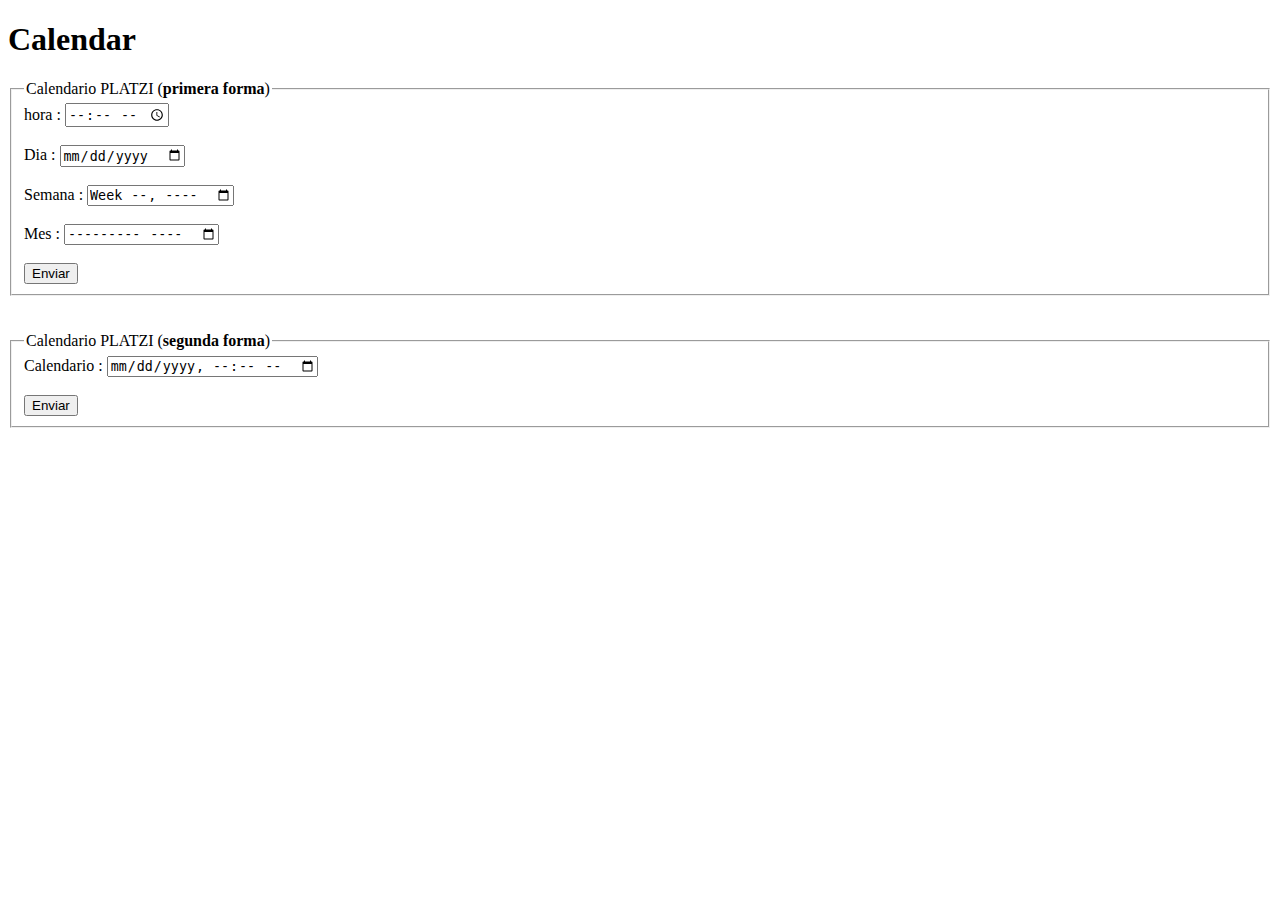
<file: claseInput/claseCalendario/index.html>
<!DOCTYPE html>
<html lang="en">
<head>
    <meta charset="UTF-8">
    <meta name="viewport" content="width=device-width, initial-scale=1.0">
    <title>Calendario de clases de PLATZI</title>
</head>
<body>

    <h1>Calendar</h1>

    <form action="">
        <fieldset>
            <legend>Calendario PLATZI  (<b>primera forma</b>)</legend>

            <label for="hora">hora :</label>
            <input type="time" id="hora" name="hora"><br><br>

            <label for="dia">Dia :</label>
            <input type="date" id="dia" name="dia"><br><br>

            <label for="semana">Semana :</label>
            <input type="week" id="semana" name="semana"><br><br>

            <label for="mes">Mes :</label>
            <input type="month" id="mes" name="mes"><br><br>

            <input type="submit" value="Enviar" name="enviar">

        </fieldset>
    </form><br><br>

    <form action="">
        <fieldset>
            <legend>Calendario PLATZI (<b>segunda forma</b>)</legend>

            <label for="calendario">Calendario :</label>
            <input type="datetime-local" id="calendario" name="calendario"><br><br>

            <input type="submit" value="Enviar" name="enviar">
        </fieldset>
    </form>
    
</body>
</html>
</file>
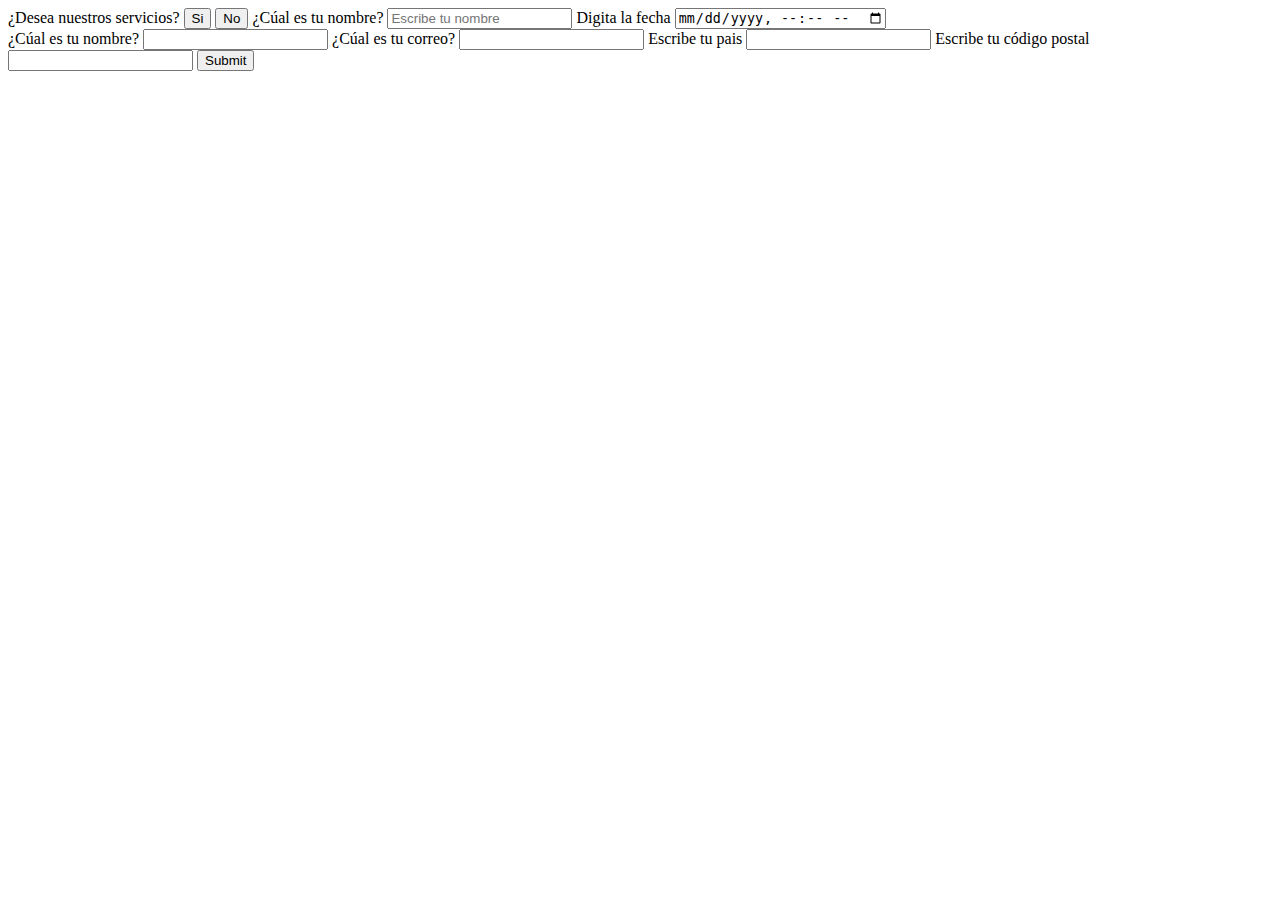
<file: claseInput/claseForm/index.html>
<!DOCTYPE html>
<html lang="es">
<head>
    <meta charset="UTF-8">
    <meta name="viewport" content="width=device-width, initial-scale=1.0">
    <meta http-equiv="X-UA-Compatible" content="ie=edge">
    <title> Forms e Input </title>
</head>
<body>
    <form action="">
        <label for="checkBool">
            <span> ¿Desea nuestros servicios? </span>
            <input type="button" value="Si">
            <input type="button" value="No">
        </label>
        <label for="name">
            <span> ¿Cúal es tu nombre? </span>
            <input type="text" id="name" placeholder="Escribe tu nombre">
        </label>
        <label for="calendario">
            <span> Digita la fecha </span>
            <input type="datetime-local" name="calendario" id="calendario">
        </label>
    </form>
    <form action="">
        <label for="nombre">
            <span> ¿Cúal es tu nombre? </span>
            <input type="text" name="nombre" id="nombre" autocomplete="name" required>
        </label>
        <label for="correo">
            <span> ¿Cúal es tu correo? </span>
            <input type="email" name="correo" id="correo" autocomplete="email" required>
        </label>
        <label for="pais">
            <span> Escribe tu pais </span>
            <input type="text" name="pais" id="pais" autocomplete="country" required>
        </label>
        <label for="cp">
            <span> Escribe tu código postal </span>
            <input type="text" name="cp" id="cp" autocomplete="postal-code" required>
        </label>
        <input type="submit" >
    </form>
    
</body>
</html>
</file>
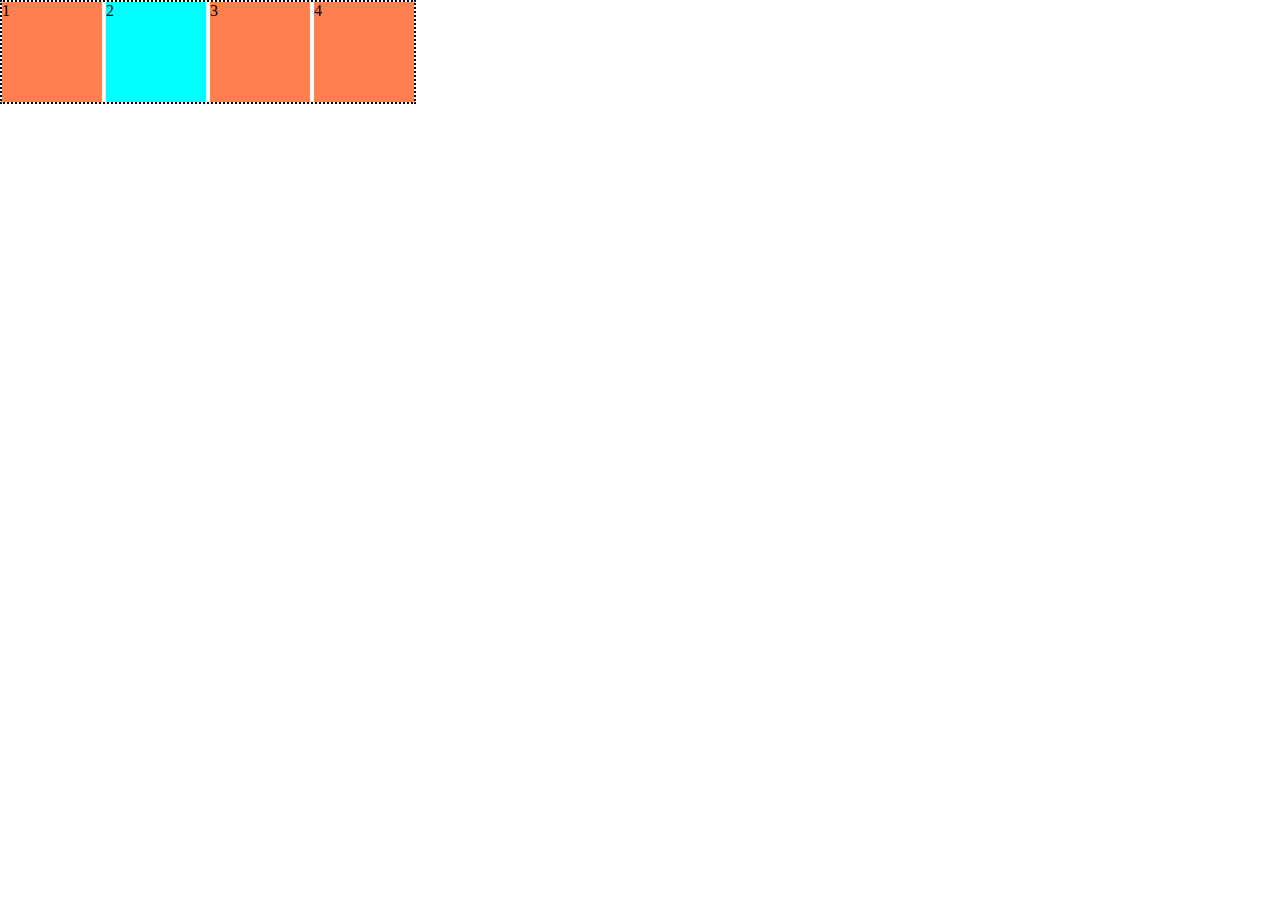
<file: CSS/clasePosition/index.html>
<!DOCTYPE html>
<html lang="en">
<head>
    <meta charset="UTF-8">
    <meta name="viewport" content="width=device-width, initial-scale=1.0">
    <meta http-equiv="X-UA-Compatible" content="ie=edge">
    <title> Position </title>
    <link rel="stylesheet" href="./style.css">
</head>
<body>
    <div class="parent">
        <div class="box" id="one"> 1 </div>
        <div class="box" id="two"> 2 </div>
        <div class="box" id="three"> 3 </div>
        <div class="box" id="four"> 4 </div>
    </div>
</body>
</html>
</file>
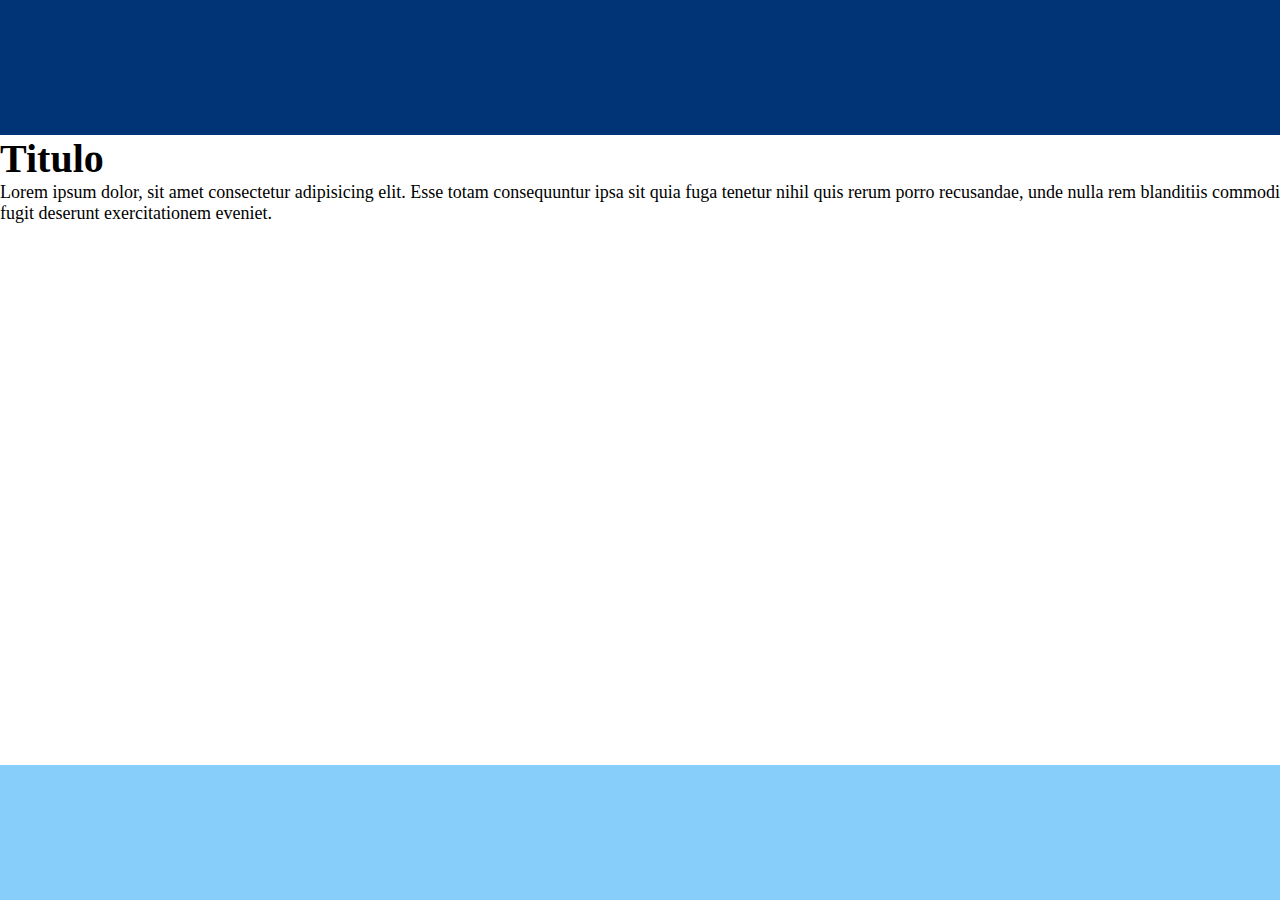
<file: CSS/claseVariables/index.html>
<!DOCTYPE html>
<html lang="es">
<head>
    <meta charset="UTF-8">
    <meta name="viewport" content="width=device-width, initial-scale=1.0">
    <meta http-equiv="X-UA-Compatible" content="ie=edge">
    <title>Document</title>
    <link rel="stylesheet" href="./style.css">
</head>
<body>
    <header></header>
    <main>
        <h1> Titulo </h1>
        <section>
            <p>
                Lorem ipsum dolor, sit amet consectetur adipisicing elit. Esse totam consequuntur ipsa sit quia fuga tenetur nihil quis rerum porro recusandae, unde nulla rem blanditiis commodi fugit deserunt exercitationem eveniet.
            </p>
        </section>
    </main>
    <footer></footer>
</body>
</html>
</file>
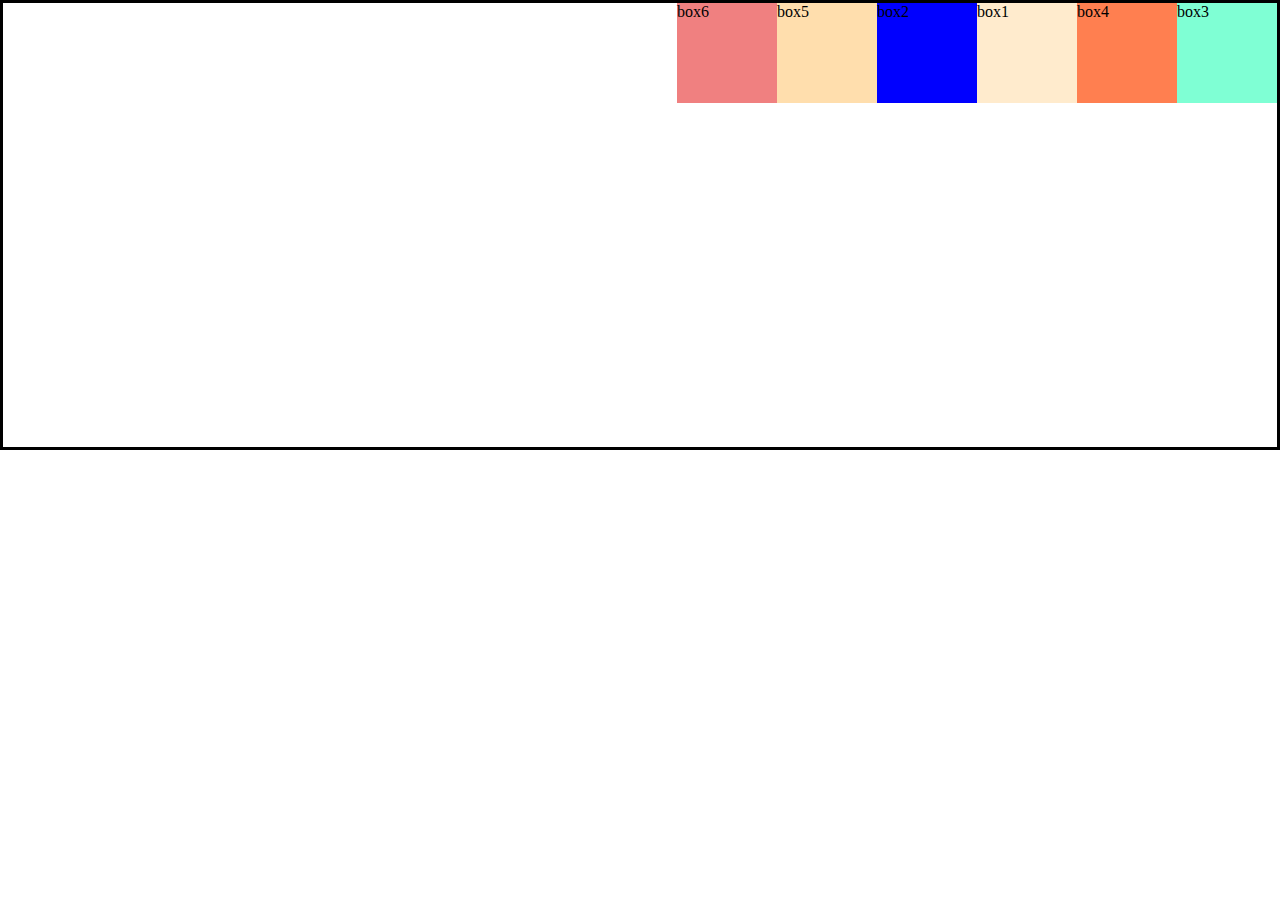
<file: CSS/desafioCSS/index.html>
<!DOCTYPE html>
<html lang="en">
<head>
    <meta charset="UTF-8">
    <meta name="viewport" content="width=device-width, initial-scale=1.0">
    <meta http-equiv="X-UA-Compatible" content="ie=edge">
    <title> DESAFIO </title>
    <link rel="stylesheet" href="./style.css">
</head>
<body>
    <main class="container">
        <div class="box1 box">
            <p> box1 </p>
        </div>

        <div class="box2 box">
            <p> box2 </p>
        </div>

        <div class="box3 box">
            <p> box3 </p>
        </div>

        <div class="box4 box">
            <p> box4 </p>
        </div>

        <div class="box5 box">
            <p> box5 </p>
        </div>

        <div class="box6 box">
            <p> box6 </p>
        </div>
    </main>
</body>
</html>
</file>
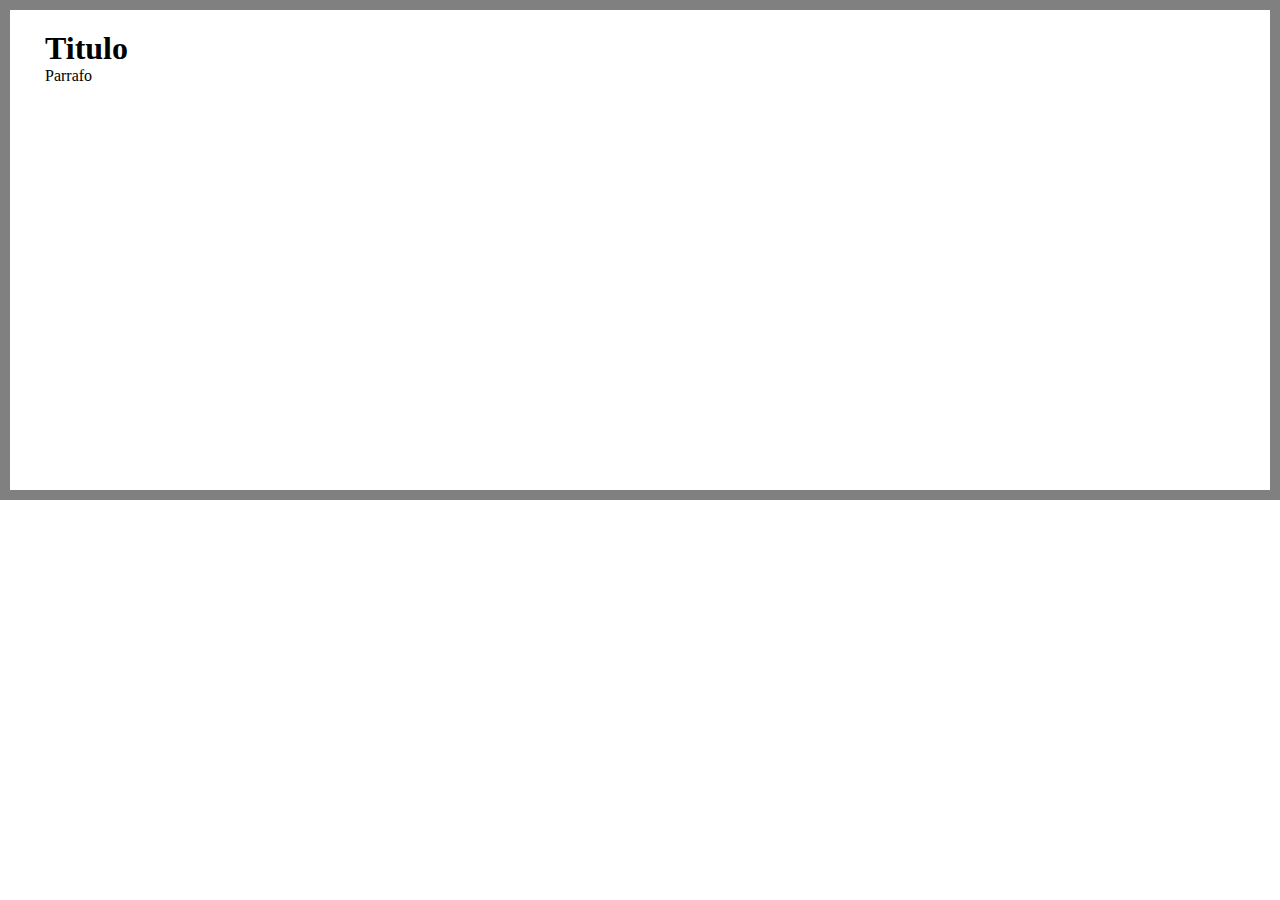
<file: CSS/modeloCaja/index.html>
<!DOCTYPE html>
<html lang="en">
<head>
    <meta charset="UTF-8">
    <meta name="viewport" content="width=device-width, initial-scale=1.0">
    <meta http-equiv="X-UA-Compatible" content="ie=edge">
    <title> Modelo de caja </title>
    <link rel="stylesheet" href="./style.css">
</head>
<body>
    <main>
        <section>
            <h1> Titulo </h1>
            <div> 
                <p> Parrafo </p>
            </div>
        </section>
    </main>
</body>
</html>
</file>
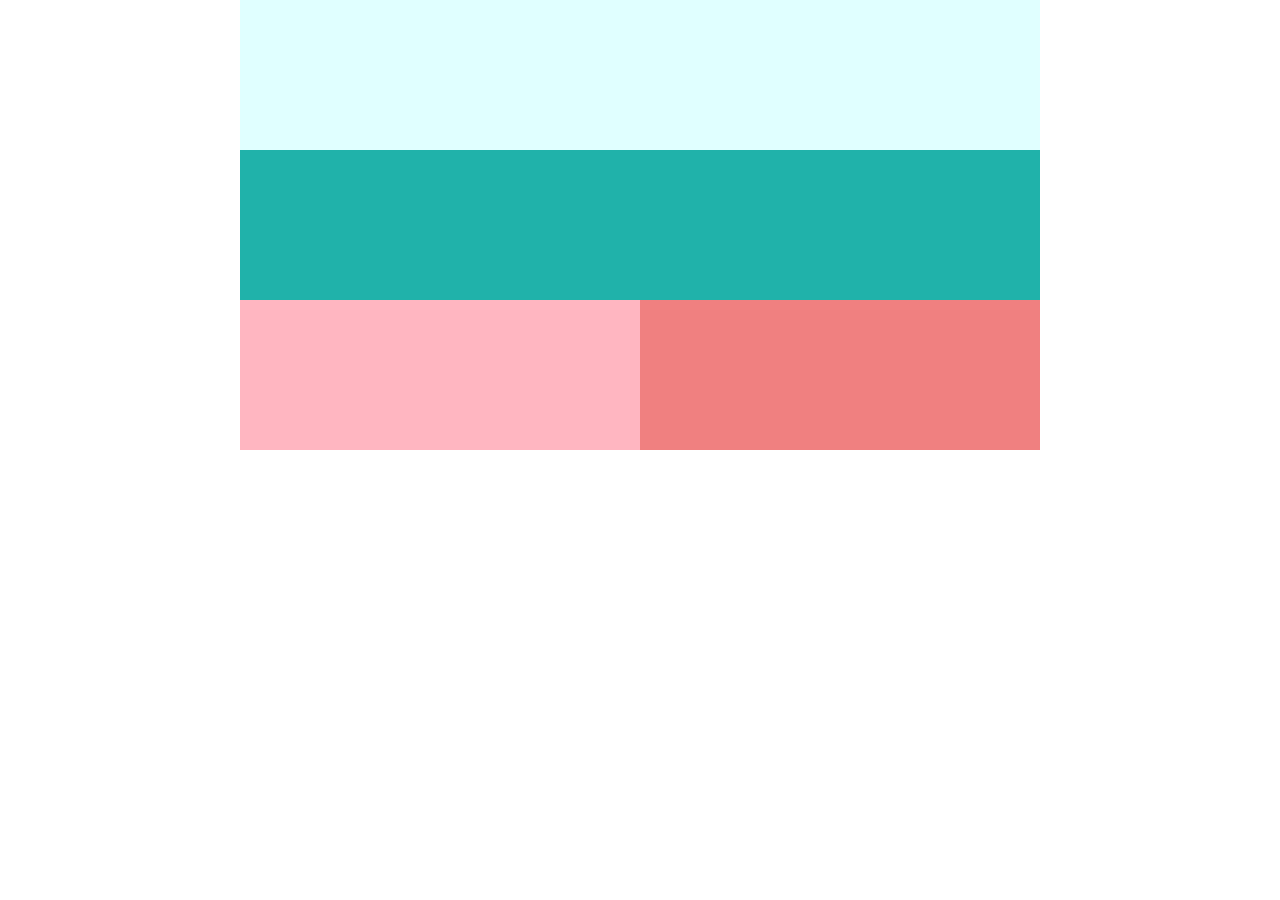
<file: responsiveDesign/layoutShifter/index.html>
<!DOCTYPE html>
<html lang="en">
<head>
    <meta charset="UTF-8">
    <meta name="viewport" content="width=device-width, initial-scale=1.0">
    <meta http-equiv="X-UA-Compatible" content="ie=edge">
    <title>Document</title>
    <link rel="stylesheet" href="./style.css">
</head>
<body>
    <main class="container">
        <div class="c1"></div>
        <div class="c4">
            <div class="c2"></div>
            <div class="c3"></div>
        </div>
        <div class="c5"></div>
    </main>
</body>
</html>
</file>
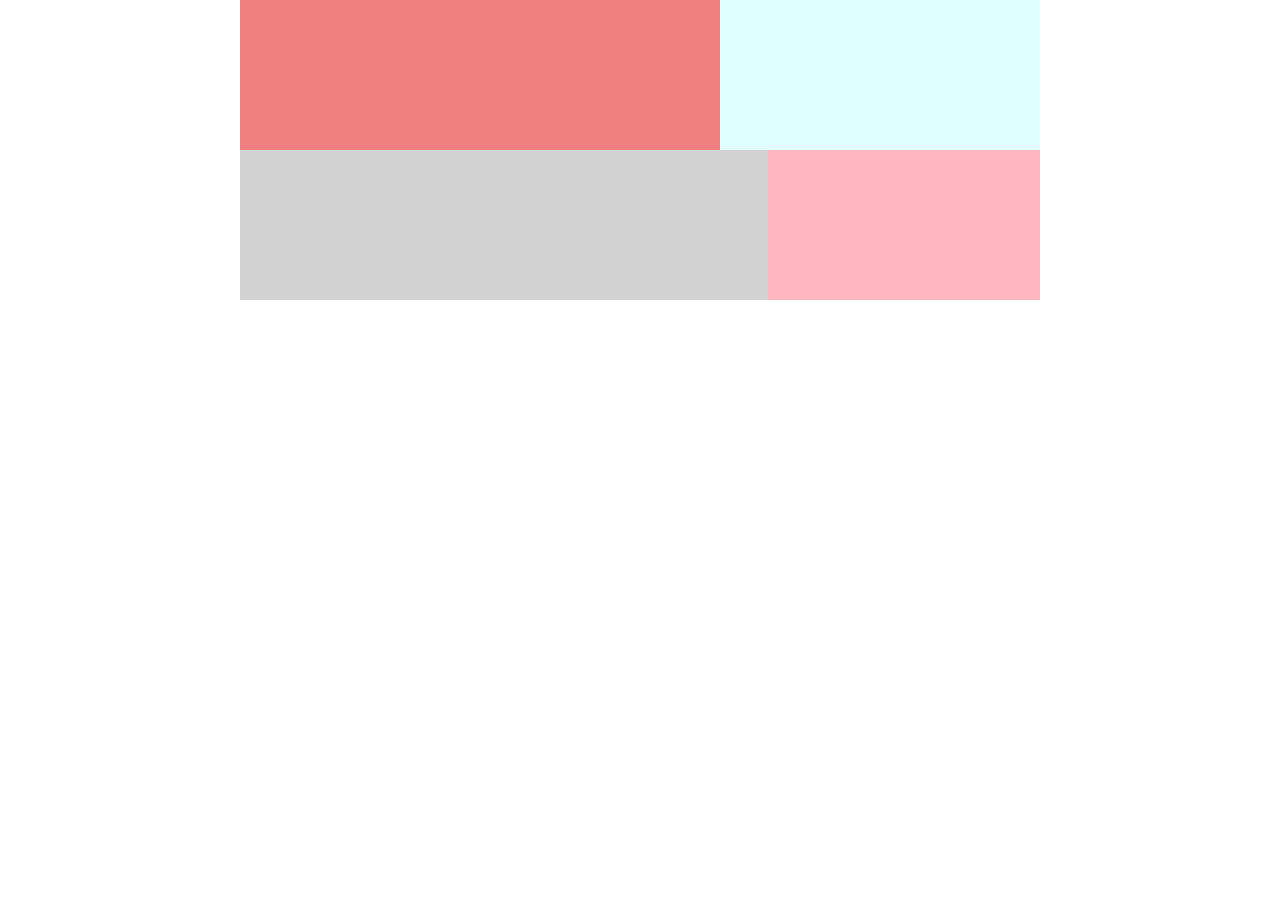
<file: responsiveDesign/mostlyFluid/index.html>
<!DOCTYPE html>
<html lang="en">
<head>
    <meta charset="UTF-8">
    <meta name="viewport" content="width=device-width, initial-scale=1.0">
    <meta http-equiv="X-UA-Compatible" content="ie=edge">
    <title> Mostly fluid</title>
    <link rel="stylesheet" href="./style.css">
</head>
<body>
    <main class="container">
        <div class="c1"> </div>
        <div class="c2"> </div>
        <div class="c3"> </div>
        <div class="c4"> </div>
        <div class="c5"> </div>
    </main>
</body>
</html>
</file>
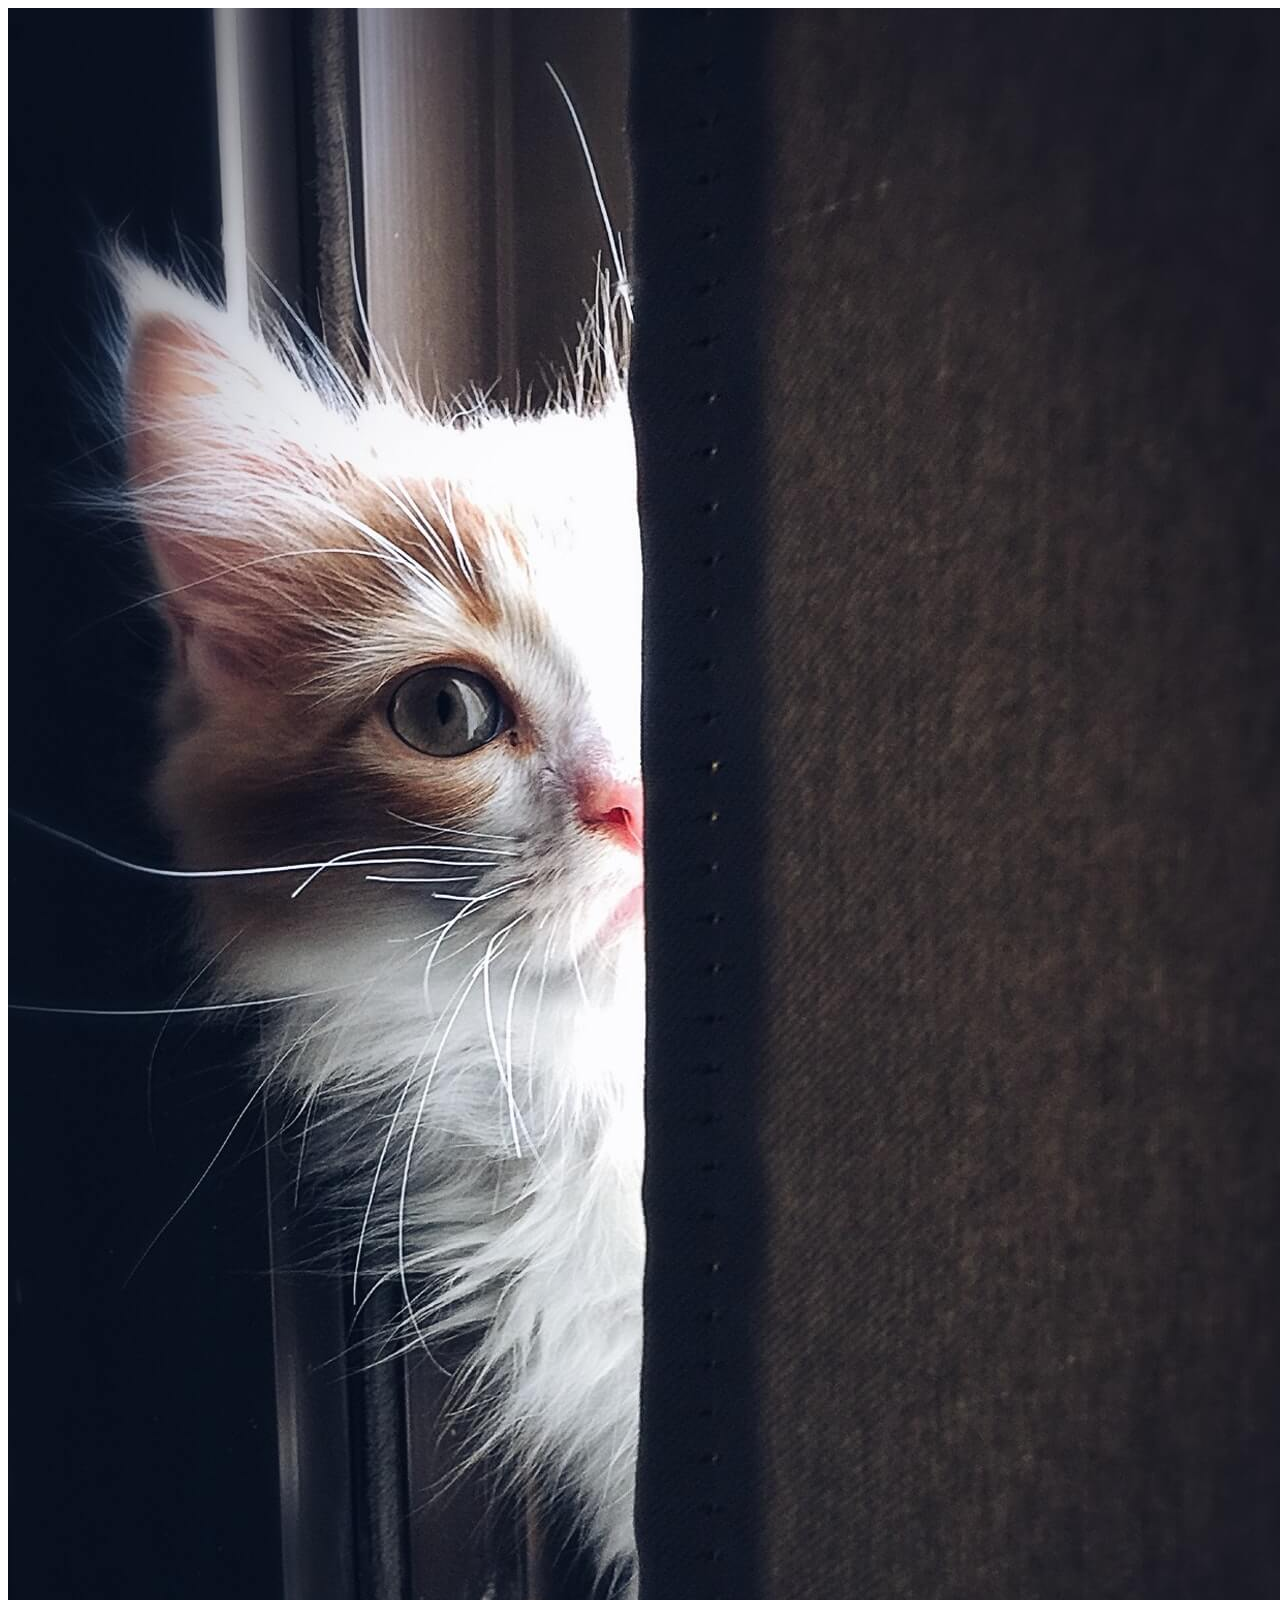
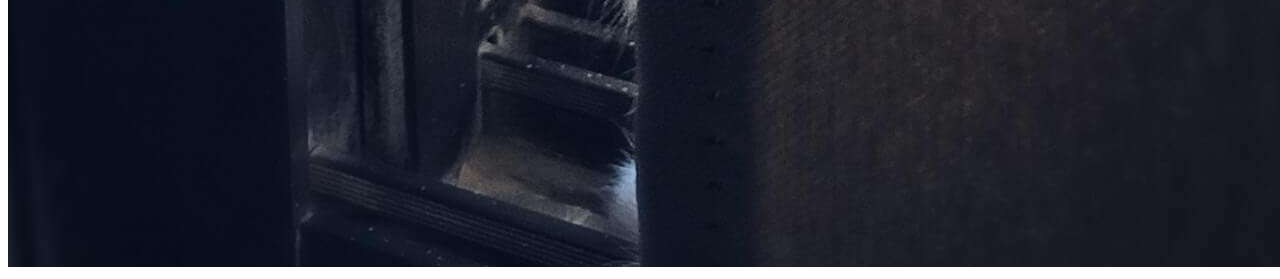
<file: imgClase/imgClase/pics/index.html>
<!DOCTYPE html>
<html lang="es">
<head>
    <meta charset="UTF-8">
    <meta name="viewport" content="width=device-width, initial-scale=1.0">
    <meta http-equiv="X-UA-Compatible" content="ie=edge">
    <title> Imagenes </title>
</head>
<body>
    <main>
        <section>
            <img src="./tinified/pexels-henda-watani-320014.jpg" 
                alt="Es una imagen del un gato">
        </section>
    </main>
</body>
</html>
</file>
<file: CSS/clasePosition/style.css>
* {
    box-sizing: border-box;
    margin: 0;
    padding: 0;
}

.parent {
    border: 2px black dotted;
    display: inline-block;
}

.box {
    display: inline-block;
    background-color: coral;
    width: 100px;
    height: 100px;
}

#two {
    background-color: cyan;
    display: inline-block;
}
</file>
<file: CSS/claseVariables/style.css>
:root {
    --primary-color: #003476;
    --second-color: lightskyblue;
    --header-size: 4rem;
    --font:1.8rem;
}
*{
    box-sizing: border-box;
    margin: 0;
    padding: 0;
}

html {
    font-size: 62.5%;
}

header {
    width: 100%;
    height: 15vh;
    background-color: var(--primary-color);
}

main {
    width: 100%;
    height: 70vh;
    font-size: 1.8rem;
}

h1 {
    font-size: 4rem;
}

footer {
    width: 100vw;
    height: 15vh;
    background-color: var(--second-color);
}
</file>
<file: CSS/desafioCSS/style.css>
* {
    box-sizing: border-box;
    margin: 0;
    padding: 0;
}

html {
    font-size: 62.5%;
}

body {
    font-size: 1.6rem;
}

.container {
    border: 0.3rem solid black;
    display: flex;
    height: 50vh;
    align-items: flex-start;
    flex-direction: row-reverse;
}

.box {
    width: 10rem;
    height: 10rem;
}
.box1 {
    background-color: blanchedalmond;
    order: 1;
}
.box2 {
    background-color: blue;
    order: 3;
}
.box3 {
    background-color: aquamarine;
}
.box4 {
    background-color: coral;
}
.box5 {
    background-color: navajowhite;
    order: 4;
}
.box6 {
    background-color: lightcoral;
    order: 5;
}
</file>
<file: CSS/modeloCaja/style.css>
* {
    box-sizing: border-box;
    padding: 0%;
    margin: 0%;
}
main {
    width: 100%;
    height: 500px;
    border: 10px solid gray;
    padding: 20px 35px;
}
</file>
<file: responsiveDesign/layoutShifter/style.css>
* {
    box-sizing: border-box;
    margin: 0;
    padding: 0;
}

html {
    font-size: 62.5%;
}

.container {
    display: flex;
    flex-wrap: wrap;
}

.c1,
.c2,
.c3,
.c4,
.c5 {
    width: 100%;
    height: 150px;
    min-width: 150px;
}

.c1 {
    background-color: lightcoral;
}
.c2 {
    background-color: lightcyan;
}
.c3 {
    background-color: lightseagreen;
}
.c4 {
    background-color: darkorchid;
    height: auto;
}
.c5 {
    background-color: lightpink;
}

@media (min-width: 600px) {
    .c1 {
        width: 25%;
    }
    .c4 {
        width: 75%;
    }
    .c5 {
        width: 100%;
    }
}

@media (min-width: 800px) {
    .container {
    width: 800px;
    margin-left: auto;
    margin-right: auto;
    }
    .c1 {
        width: 50%;
        order: 1;
    }
    .c4 {
        width: 100%;
    }
    .c5 {
        width: 50%;
        border: 2;
    }
 
}
</file>
<file: responsiveDesign/mostlyFluid/style.css>
* {
    box-sizing: border-box;
    margin: 0;
    padding: 0;
}

html {
    font-size: 62.5%;
}

.container {
    display: flex;
    flex-wrap: wrap;
}

.c1,
.c2,
.c3,
.c4,
.c5 {
    width: 100%;
    height: 150px;
    min-width: 150px;
}

.c1 {
    background-color: lightcoral;
}
.c2 {
    background-color: lightcyan;
}
.c3 {
    background-color: lightgray;
}
.c4 {
    background-color: lightgrey;
}
.c5 {
    background-color: lightpink;
}

@media (min-width: 600px) {
    .c2, 
    .c3, 
    .c4 {
        width: 50%;
    }
}

@media (min-width: 800px) {
    .container {
        width: 800px;
        margin-left: auto;
        margin-right: auto;
    }
    .c1 {
        width: 60%;
    }
    .c2 {
        width: 40%;
    }
    .c3,
    .c4 {
        width: 33%;
    }
    .c5 {
        width: 34%;
    }
}
</file>
